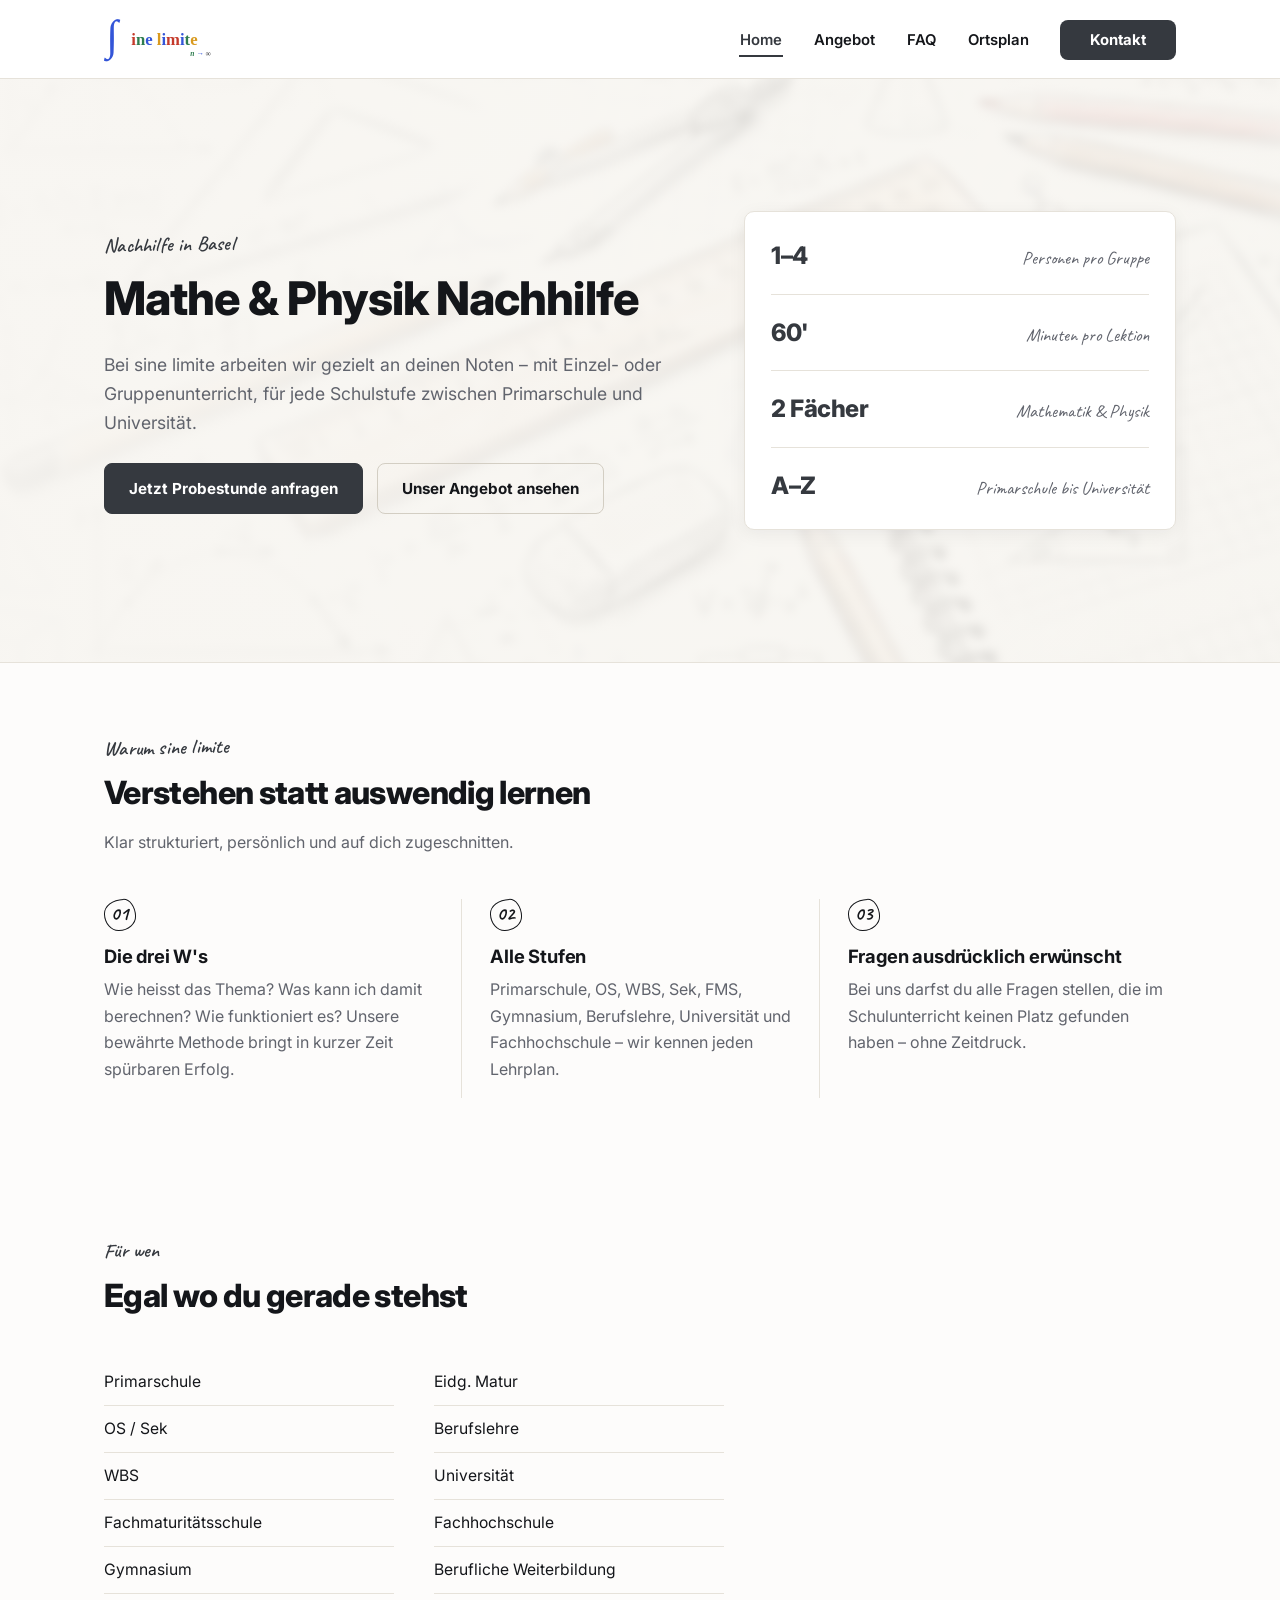
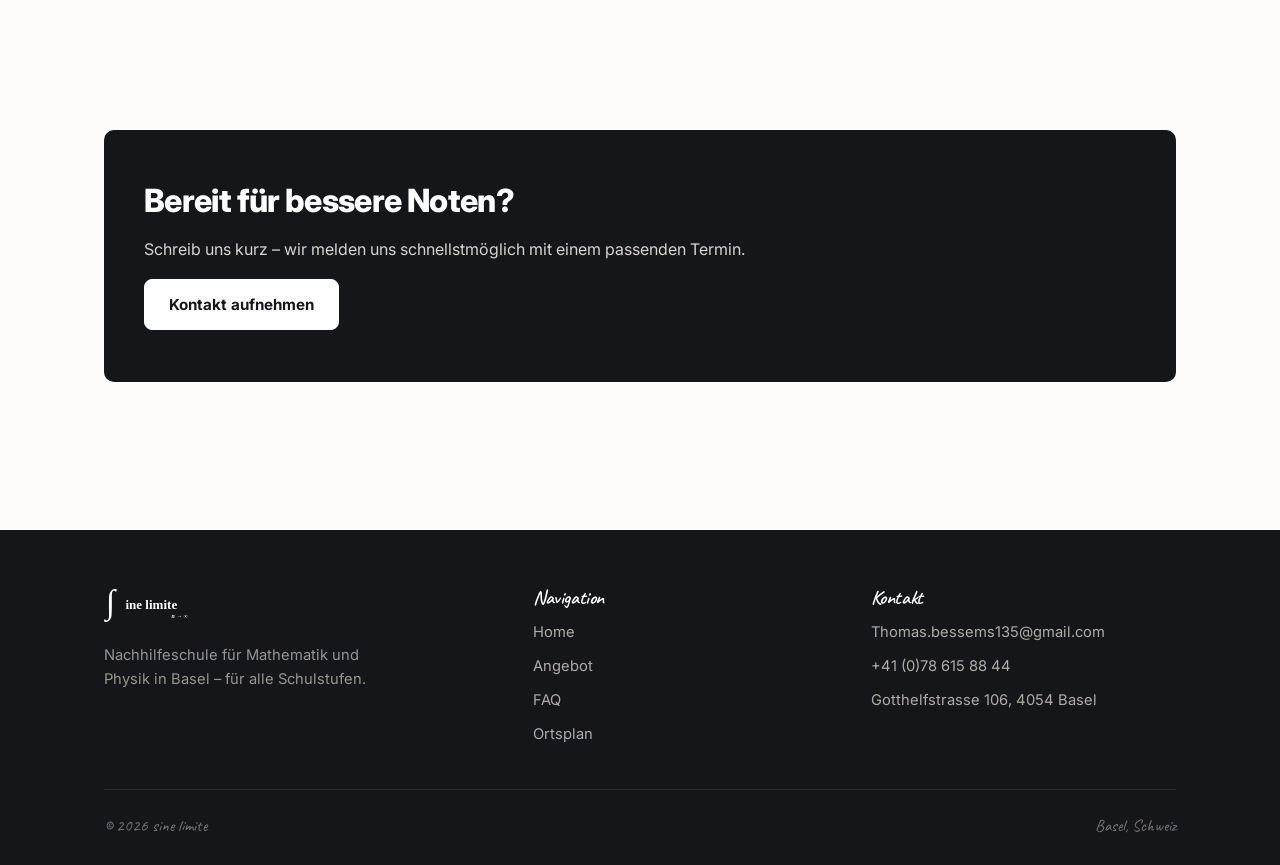
<file: index.html>
<!DOCTYPE html>
<html lang="de">
<head>
<meta charset="UTF-8">
<meta name="viewport" content="width=device-width, initial-scale=1.0">
<title>sine limite – Nachhilfe für Mathematik & Physik in Basel</title>
<meta name="description" content="sine limite ist die Nachhilfeschule für Mathematik und Physik in Basel – für alle Schulstufen, von der Primarschule bis zur Universität.">
<link rel="icon" type="image/svg+xml" href="img/favicon.svg">
<link rel="preconnect" href="https://fonts.googleapis.com">
<link rel="preconnect" href="https://fonts.gstatic.com" crossorigin>
<link href="https://fonts.googleapis.com/css2?family=Caveat:wght@500;600;700&family=Inter:wght@400;500;600;700;800&display=swap" rel="stylesheet">
<link rel="stylesheet" href="css/style.css">
</head>
<body>

<header class="site-header">
  <nav class="nav">
    <a class="brand" href="/" aria-label="sine limite – Startseite">
      <img src="img/logo.svg" alt="sine limite">
    </a>
    <button class="nav-toggle" aria-label="Menü öffnen" aria-expanded="false"><span></span></button>
    <ul class="nav-links">
      <li><a href="/" aria-current="page">Home</a></li>
      <li><a href="/angebot">Angebot</a></li>
      <li><a href="/faq">FAQ</a></li>
      <li><a href="/ortsplan">Ortsplan</a></li>
      <li><a class="nav-cta" href="/kontakt">Kontakt</a></li>
    </ul>
  </nav>
</header>

<main>

  <section class="hero">
    <div class="container">
      <div>
        <span class="eyebrow">Nachhilfe in Basel</span>
        <h1>Mathe & Physik Nachhilfe</h1>
        <p class="muted" style="font-size:1.1rem;">
          Bei sine limite arbeiten wir gezielt an deinen Noten – mit Einzel- oder
          Gruppenunterricht, für jede Schulstufe zwischen Primarschule und Universität.
        </p>
        <div class="hero-actions">
          <a class="btn btn-primary" href="/kontakt">Jetzt Probestunde anfragen</a>
          <a class="btn btn-outline" href="/angebot">Unser Angebot ansehen</a>
        </div>
      </div>
      <div class="fact-strip">
        <div class="fact-row">
          <span class="num">1–4</span>
          <span class="label">Personen pro Gruppe</span>
        </div>
        <div class="fact-row">
          <span class="num">60'</span>
          <span class="label">Minuten pro Lektion</span>
        </div>
        <div class="fact-row">
          <span class="num">2 Fächer</span>
          <span class="label">Mathematik & Physik</span>
        </div>
        <div class="fact-row">
          <span class="num">A–Z</span>
          <span class="label">Primarschule bis Universität</span>
        </div>
      </div>
    </div>
  </section>

  <section>
    <div class="container">
      <div class="section-head">
        <span class="eyebrow">Warum sine limite</span>
        <h2>Verstehen statt auswendig lernen</h2>
        <p class="muted">Klar strukturiert, persönlich und auf dich zugeschnitten.</p>
      </div>
      <div class="grid grid-3">
        <div class="feature">
          <span class="num">01</span>
          <h3>Die drei W's</h3>
          <p class="muted">Wie heisst das Thema? Was kann ich damit berechnen? Wie funktioniert es? Unsere bewährte Methode bringt in kurzer Zeit spürbaren Erfolg.</p>
        </div>
        <div class="feature">
          <span class="num">02</span>
          <h3>Alle Stufen</h3>
          <p class="muted">Primarschule, OS, WBS, Sek, FMS, Gymnasium, Berufslehre, Universität und Fachhochschule – wir kennen jeden Lehrplan.</p>
        </div>
        <div class="feature">
          <span class="num">03</span>
          <h3>Fragen ausdrücklich erwünscht</h3>
          <p class="muted">Bei uns darfst du alle Fragen stellen, die im Schulunterricht keinen Platz gefunden haben – ohne Zeitdruck.</p>
        </div>
      </div>
    </div>
  </section>

  <section class="section-alt">
    <div class="container">
      <div class="section-head center">
        <span class="eyebrow">Für wen</span>
        <h2>Egal wo du gerade stehst</h2>
      </div>
      <ul class="plain-list">
        <li>Primarschule</li>
        <li>OS / Sek</li>
        <li>WBS</li>
        <li>Fachmaturitätsschule</li>
        <li>Gymnasium</li>
        <li>Eidg. Matur</li>
        <li>Berufslehre</li>
        <li>Universität</li>
        <li>Fachhochschule</li>
        <li>Berufliche Weiterbildung</li>
      </ul>
    </div>
  </section>

  <section>
    <div class="container">
      <div class="cta-band">
        <h2>Bereit für bessere Noten?</h2>
        <p>Schreib uns kurz – wir melden uns schnellstmöglich mit einem passenden Termin.</p>
        <a class="btn btn-light" href="/kontakt">Kontakt aufnehmen</a>
      </div>
    </div>
  </section>

</main>

<footer class="site-footer">
  <div class="container">
    <div class="footer-top">
      <div class="footer-brand">
        <img src="img/logo.svg" alt="sine limite">
        <p style="color:#99958b; font-size:0.92rem; max-width:32ch;">Nachhilfeschule für Mathematik und Physik in Basel – für alle Schulstufen.</p>
      </div>
      <div>
        <h4>Navigation</h4>
        <a href="/">Home</a>
        <a href="/angebot">Angebot</a>
        <a href="/faq">FAQ</a>
        <a href="/ortsplan">Ortsplan</a>
      </div>
      <div>
        <h4>Kontakt</h4>
        <a href="mailto:Thomas.bessems135@gmail.com">Thomas.bessems135@gmail.com</a>
        <a href="tel:+41786158844">+41 (0)78 615 88 44</a>
        <a href="/kontakt">Gotthelfstrasse 106, 4054 Basel</a>
      </div>
    </div>
    <div class="footer-bottom">
      <span>© 2026 sine limite</span>
      <span>Basel, Schweiz</span>
    </div>
  </div>
</footer>

<script src="js/script.js"></script>
</body>
</html>
</file>
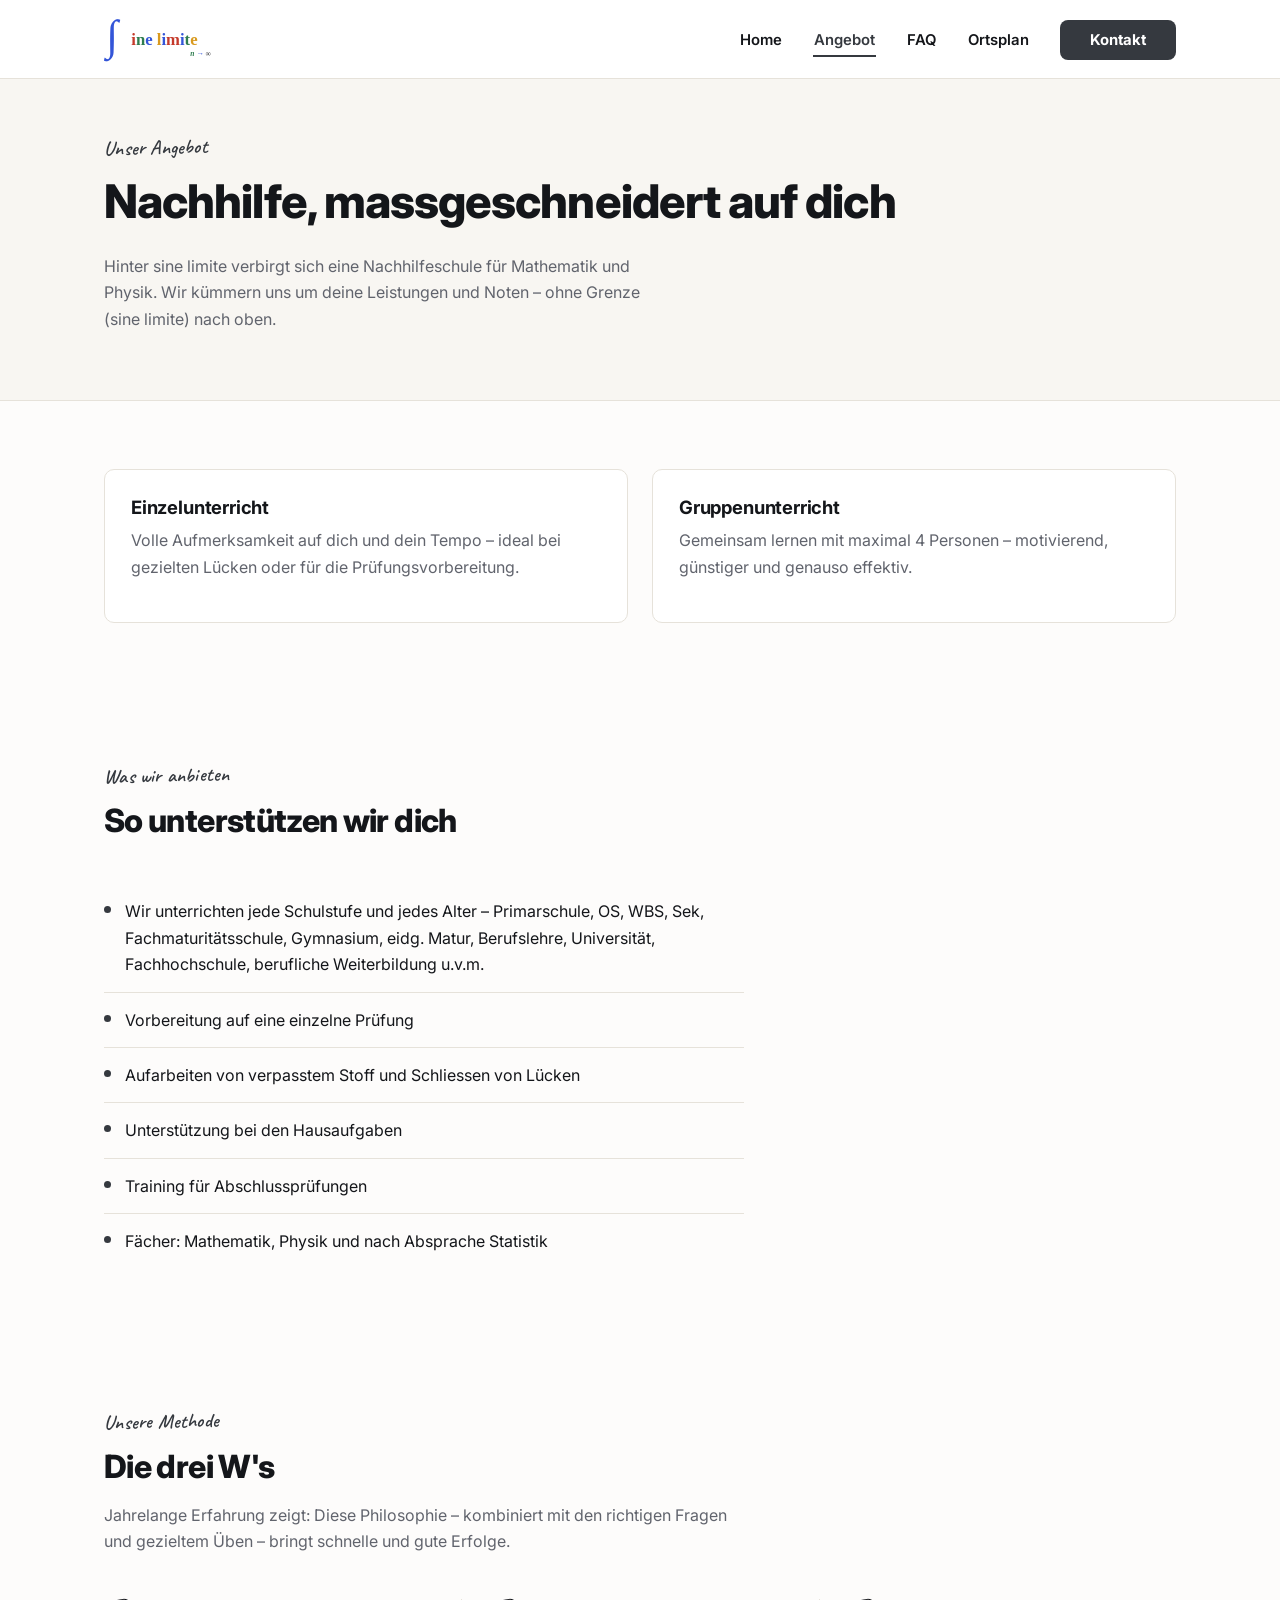
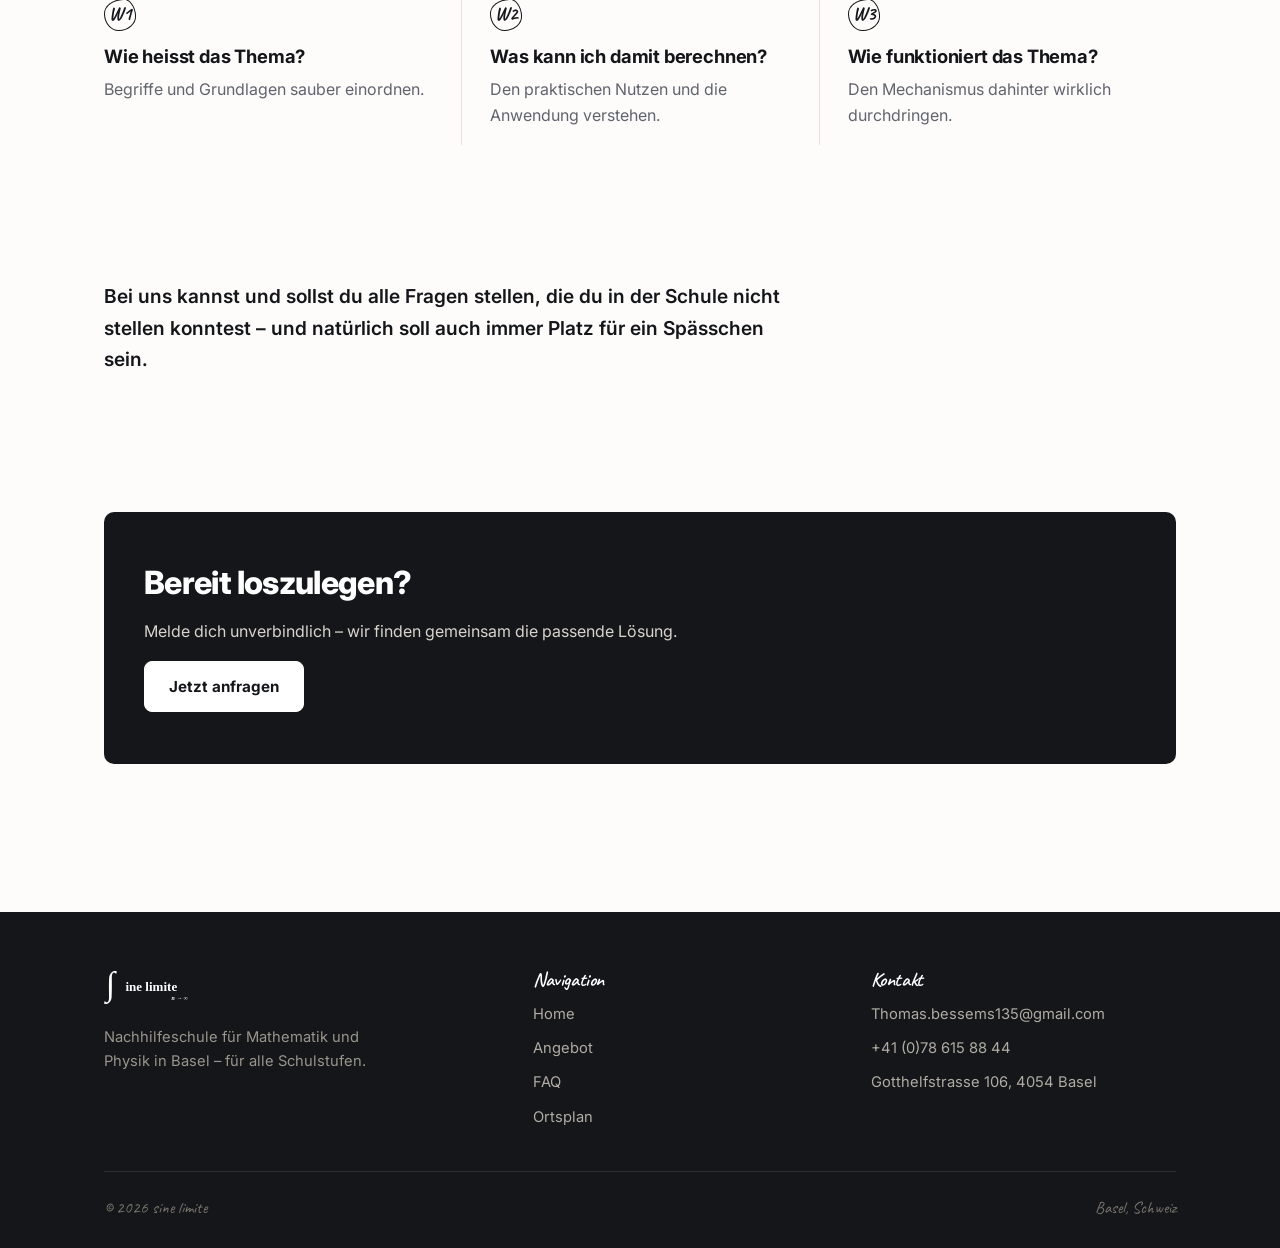
<file: angebot.html>
<!DOCTYPE html>
<html lang="de">
<head>
<meta charset="UTF-8">
<meta name="viewport" content="width=device-width, initial-scale=1.0">
<title>Angebot – sine limite</title>
<meta name="description" content="Einzel- und Gruppenunterricht in Mathematik, Physik und Statistik – für jede Schulstufe und jedes Alter.">
<link rel="icon" type="image/svg+xml" href="img/favicon.svg">
<link rel="preconnect" href="https://fonts.googleapis.com">
<link rel="preconnect" href="https://fonts.gstatic.com" crossorigin>
<link href="https://fonts.googleapis.com/css2?family=Caveat:wght@500;600;700&family=Inter:wght@400;500;600;700;800&display=swap" rel="stylesheet">
<link rel="stylesheet" href="css/style.css">
</head>
<body>

<header class="site-header">
  <nav class="nav">
    <a class="brand" href="/" aria-label="sine limite – Startseite">
      <img src="img/logo.svg" alt="sine limite">
    </a>
    <button class="nav-toggle" aria-label="Menü öffnen" aria-expanded="false"><span></span></button>
    <ul class="nav-links">
      <li><a href="/">Home</a></li>
      <li><a href="/angebot" aria-current="page">Angebot</a></li>
      <li><a href="/faq">FAQ</a></li>
      <li><a href="/ortsplan">Ortsplan</a></li>
      <li><a class="nav-cta" href="/kontakt">Kontakt</a></li>
    </ul>
  </nav>
</header>

<main>

  <div class="page-header">
    <div class="container">
      <span class="eyebrow">Unser Angebot</span>
      <h1>Nachhilfe, massgeschneidert auf dich</h1>
      <p class="muted" style="max-width:56ch;">Hinter sine limite verbirgt sich eine Nachhilfeschule für Mathematik und Physik. Wir kümmern uns um deine Leistungen und Noten – ohne Grenze (sine limite) nach oben.</p>
    </div>
  </div>

  <section>
    <div class="container">
      <div class="grid grid-2" style="gap:24px;">
        <div class="card">
          <h3>Einzelunterricht</h3>
          <p class="muted">Volle Aufmerksamkeit auf dich und dein Tempo – ideal bei gezielten Lücken oder für die Prüfungsvorbereitung.</p>
        </div>
        <div class="card">
          <h3>Gruppenunterricht</h3>
          <p class="muted">Gemeinsam lernen mit maximal 4 Personen – motivierend, günstiger und genauso effektiv.</p>
        </div>
      </div>
    </div>
  </section>

  <section class="section-alt">
    <div class="container">
      <div class="section-head">
        <span class="eyebrow">Was wir anbieten</span>
        <h2>So unterstützen wir dich</h2>
      </div>
      <ul class="check-list" style="max-width:640px; margin:0;">
        <li>Wir unterrichten jede Schulstufe und jedes Alter – Primarschule, OS, WBS, Sek, Fachmaturitätsschule, Gymnasium, eidg. Matur, Berufslehre, Universität, Fachhochschule, berufliche Weiterbildung u.v.m.</li>
        <li>Vorbereitung auf eine einzelne Prüfung</li>
        <li>Aufarbeiten von verpasstem Stoff und Schliessen von Lücken</li>
        <li>Unterstützung bei den Hausaufgaben</li>
        <li>Training für Abschlussprüfungen</li>
        <li>Fächer: Mathematik, Physik und nach Absprache Statistik</li>
      </ul>
    </div>
  </section>

  <section>
    <div class="container">
      <div class="section-head">
        <span class="eyebrow">Unsere Methode</span>
        <h2>Die drei W's</h2>
        <p class="muted">Jahrelange Erfahrung zeigt: Diese Philosophie – kombiniert mit den richtigen Fragen und gezieltem Üben – bringt schnelle und gute Erfolge.</p>
      </div>
      <div class="grid grid-3">
        <div class="feature">
          <span class="num">W1</span>
          <h3>Wie heisst das Thema?</h3>
          <p class="muted">Begriffe und Grundlagen sauber einordnen.</p>
        </div>
        <div class="feature">
          <span class="num">W2</span>
          <h3>Was kann ich damit berechnen?</h3>
          <p class="muted">Den praktischen Nutzen und die Anwendung verstehen.</p>
        </div>
        <div class="feature">
          <span class="num">W3</span>
          <h3>Wie funktioniert das Thema?</h3>
          <p class="muted">Den Mechanismus dahinter wirklich durchdringen.</p>
        </div>
      </div>
    </div>
  </section>

  <section class="section-alt">
    <div class="container">
      <p style="font-size:1.2rem; font-weight:600; color:var(--ink); max-width:52ch; margin:0;">
        Bei uns kannst und sollst du alle Fragen stellen, die du in der Schule nicht stellen konntest – und natürlich soll auch immer Platz für ein Spässchen sein.
      </p>
    </div>
  </section>

  <section>
    <div class="container">
      <div class="cta-band">
        <h2>Bereit loszulegen?</h2>
        <p>Melde dich unverbindlich – wir finden gemeinsam die passende Lösung.</p>
        <a class="btn btn-light" href="/kontakt">Jetzt anfragen</a>
      </div>
    </div>
  </section>

</main>

<footer class="site-footer">
  <div class="container">
    <div class="footer-top">
      <div class="footer-brand">
        <img src="img/logo.svg" alt="sine limite">
        <p style="color:#99958b; font-size:0.92rem; max-width:32ch;">Nachhilfeschule für Mathematik und Physik in Basel – für alle Schulstufen.</p>
      </div>
      <div>
        <h4>Navigation</h4>
        <a href="/">Home</a>
        <a href="/angebot">Angebot</a>
        <a href="/faq">FAQ</a>
        <a href="/ortsplan">Ortsplan</a>
      </div>
      <div>
        <h4>Kontakt</h4>
        <a href="mailto:Thomas.bessems135@gmail.com">Thomas.bessems135@gmail.com</a>
        <a href="tel:+41786158844">+41 (0)78 615 88 44</a>
        <a href="/kontakt">Gotthelfstrasse 106, 4054 Basel</a>
      </div>
    </div>
    <div class="footer-bottom">
      <span>© 2026 sine limite</span>
      <span>Basel, Schweiz</span>
    </div>
  </div>
</footer>

<script src="js/script.js"></script>
</body>
</html>
</file>
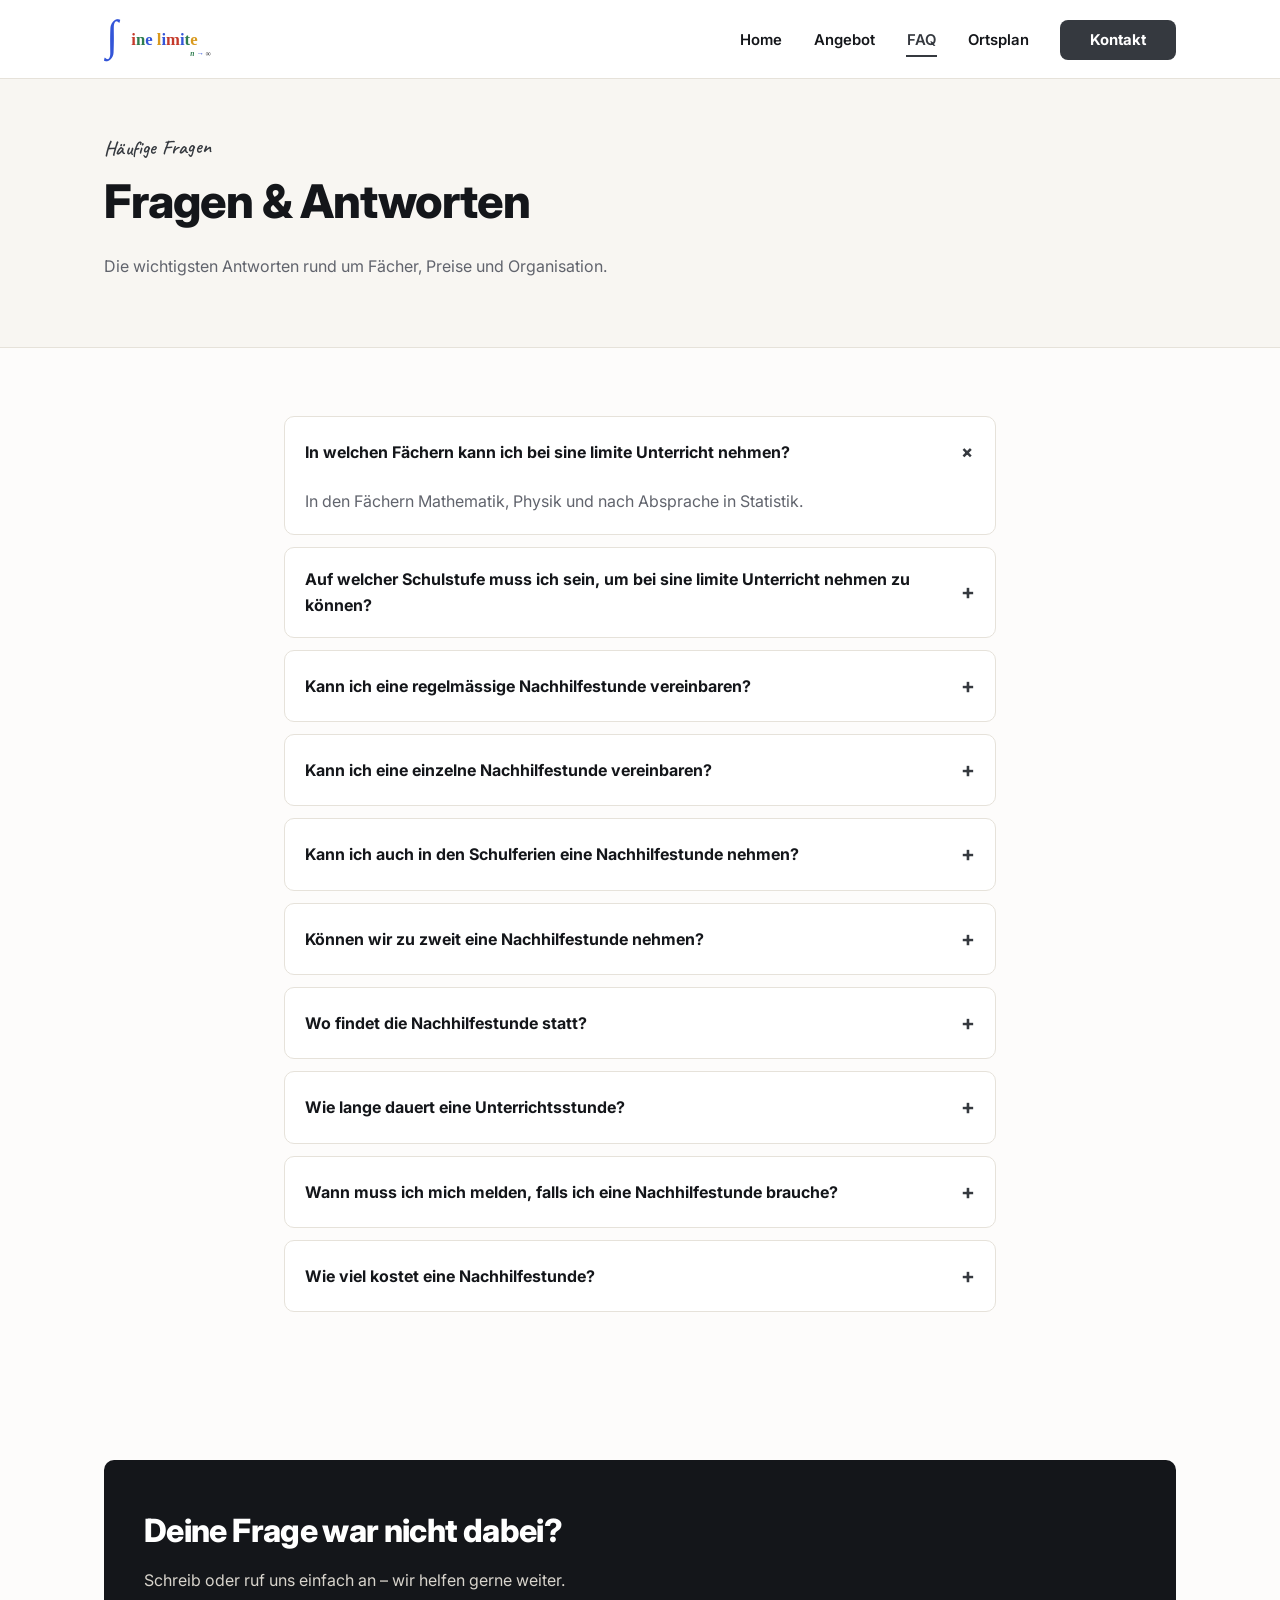
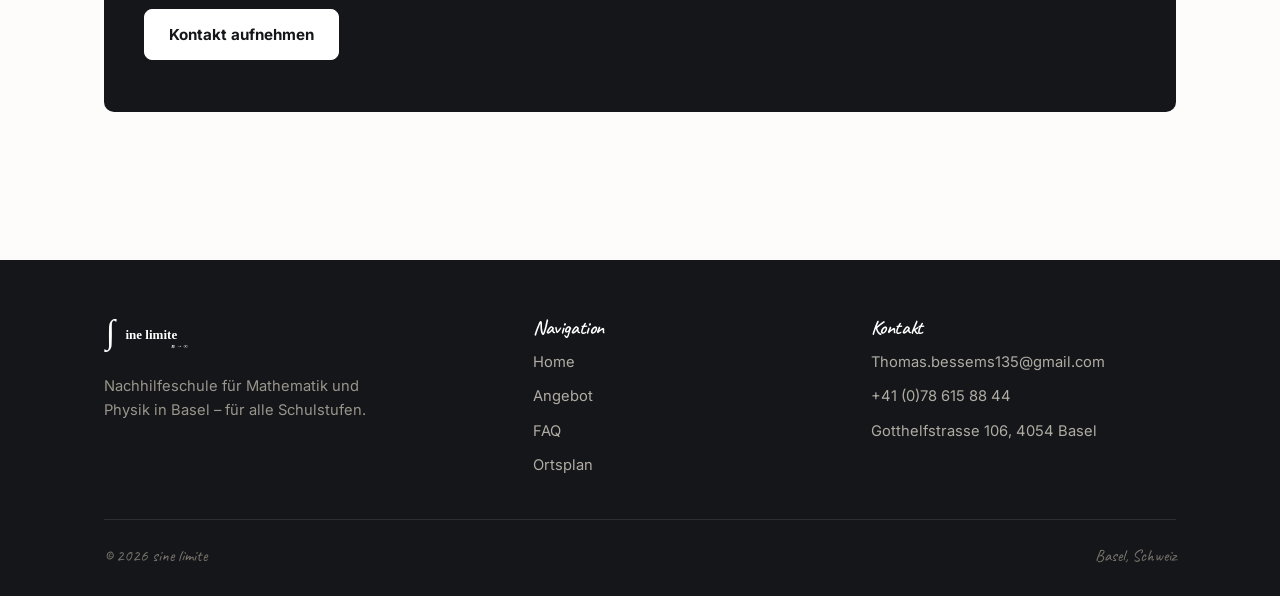
<file: faq.html>
<!DOCTYPE html>
<html lang="de">
<head>
<meta charset="UTF-8">
<meta name="viewport" content="width=device-width, initial-scale=1.0">
<title>FAQ – sine limite</title>
<meta name="description" content="Häufig gestellte Fragen zur Nachhilfe bei sine limite: Fächer, Stufen, Preise und Organisation.">
<link rel="icon" type="image/svg+xml" href="img/favicon.svg">
<link rel="preconnect" href="https://fonts.googleapis.com">
<link rel="preconnect" href="https://fonts.gstatic.com" crossorigin>
<link href="https://fonts.googleapis.com/css2?family=Caveat:wght@500;600;700&family=Inter:wght@400;500;600;700;800&display=swap" rel="stylesheet">
<link rel="stylesheet" href="css/style.css">
</head>
<body>

<header class="site-header">
  <nav class="nav">
    <a class="brand" href="/" aria-label="sine limite – Startseite">
      <img src="img/logo.svg" alt="sine limite">
    </a>
    <button class="nav-toggle" aria-label="Menü öffnen" aria-expanded="false"><span></span></button>
    <ul class="nav-links">
      <li><a href="/">Home</a></li>
      <li><a href="/angebot">Angebot</a></li>
      <li><a href="/faq" aria-current="page">FAQ</a></li>
      <li><a href="/ortsplan">Ortsplan</a></li>
      <li><a class="nav-cta" href="/kontakt">Kontakt</a></li>
    </ul>
  </nav>
</header>

<main>

  <div class="page-header">
    <div class="container">
      <span class="eyebrow">Häufige Fragen</span>
      <h1>Fragen & Antworten</h1>
      <p class="muted">Die wichtigsten Antworten rund um Fächer, Preise und Organisation.</p>
    </div>
  </div>

  <section>
    <div class="container" style="max-width:760px;">

      <details class="faq-item" open>
        <summary>In welchen Fächern kann ich bei sine limite Unterricht nehmen?</summary>
        <div class="faq-body">In den Fächern Mathematik, Physik und nach Absprache in Statistik.</div>
      </details>

      <details class="faq-item">
        <summary>Auf welcher Schulstufe muss ich sein, um bei sine limite Unterricht nehmen zu können?</summary>
        <div class="faq-body">Egal – unser Team betreut alle Schüler/innen zwischen Primarschule und Universität.</div>
      </details>

      <details class="faq-item">
        <summary>Kann ich eine regelmässige Nachhilfestunde vereinbaren?</summary>
        <div class="faq-body">Ja.</div>
      </details>

      <details class="faq-item">
        <summary>Kann ich eine einzelne Nachhilfestunde vereinbaren?</summary>
        <div class="faq-body">Ja.</div>
      </details>

      <details class="faq-item">
        <summary>Kann ich auch in den Schulferien eine Nachhilfestunde nehmen?</summary>
        <div class="faq-body">Ja, nach Absprache.</div>
      </details>

      <details class="faq-item">
        <summary>Können wir zu zweit eine Nachhilfestunde nehmen?</summary>
        <div class="faq-body">Ja, eine Gruppe sollte nicht grösser sein als 4 Personen.</div>
      </details>

      <details class="faq-item">
        <summary>Wo findet die Nachhilfestunde statt?</summary>
        <div class="faq-body">In den Räumen von sine limite. Siehe <a href="/ortsplan">Ortsplan</a>.</div>
      </details>

      <details class="faq-item">
        <summary>Wie lange dauert eine Unterrichtsstunde?</summary>
        <div class="faq-body">60 Minuten.</div>
      </details>

      <details class="faq-item">
        <summary>Wann muss ich mich melden, falls ich eine Nachhilfestunde brauche?</summary>
        <div class="faq-body">Je früher, je besser!</div>
      </details>

      <details class="faq-item">
        <summary>Wie viel kostet eine Nachhilfestunde?</summary>
        <div class="faq-body">
          <table class="pricing-table" style="margin-top:12px;">
            <thead>
              <tr><th>Teilnehmende</th><th>Preis pro Person / Stunde</th></tr>
            </thead>
            <tbody>
              <tr><td>1 Person</td><td>CHF 60.–</td></tr>
              <tr><td>2 Personen</td><td>CHF 40.–</td></tr>
              <tr><td>ab 3 Personen</td><td>CHF 30.–</td></tr>
            </tbody>
          </table>
        </div>
      </details>

    </div>
  </section>

  <section class="section-alt">
    <div class="container">
      <div class="cta-band">
        <h2>Deine Frage war nicht dabei?</h2>
        <p>Schreib oder ruf uns einfach an – wir helfen gerne weiter.</p>
        <a class="btn btn-light" href="/kontakt">Kontakt aufnehmen</a>
      </div>
    </div>
  </section>

</main>

<footer class="site-footer">
  <div class="container">
    <div class="footer-top">
      <div class="footer-brand">
        <img src="img/logo.svg" alt="sine limite">
        <p style="color:#99958b; font-size:0.92rem; max-width:32ch;">Nachhilfeschule für Mathematik und Physik in Basel – für alle Schulstufen.</p>
      </div>
      <div>
        <h4>Navigation</h4>
        <a href="/">Home</a>
        <a href="/angebot">Angebot</a>
        <a href="/faq">FAQ</a>
        <a href="/ortsplan">Ortsplan</a>
      </div>
      <div>
        <h4>Kontakt</h4>
        <a href="mailto:Thomas.bessems135@gmail.com">Thomas.bessems135@gmail.com</a>
        <a href="tel:+41786158844">+41 (0)78 615 88 44</a>
        <a href="/kontakt">Gotthelfstrasse 106, 4054 Basel</a>
      </div>
    </div>
    <div class="footer-bottom">
      <span>© 2026 sine limite</span>
      <span>Basel, Schweiz</span>
    </div>
  </div>
</footer>

<script src="js/script.js"></script>
</body>
</html>
</file>
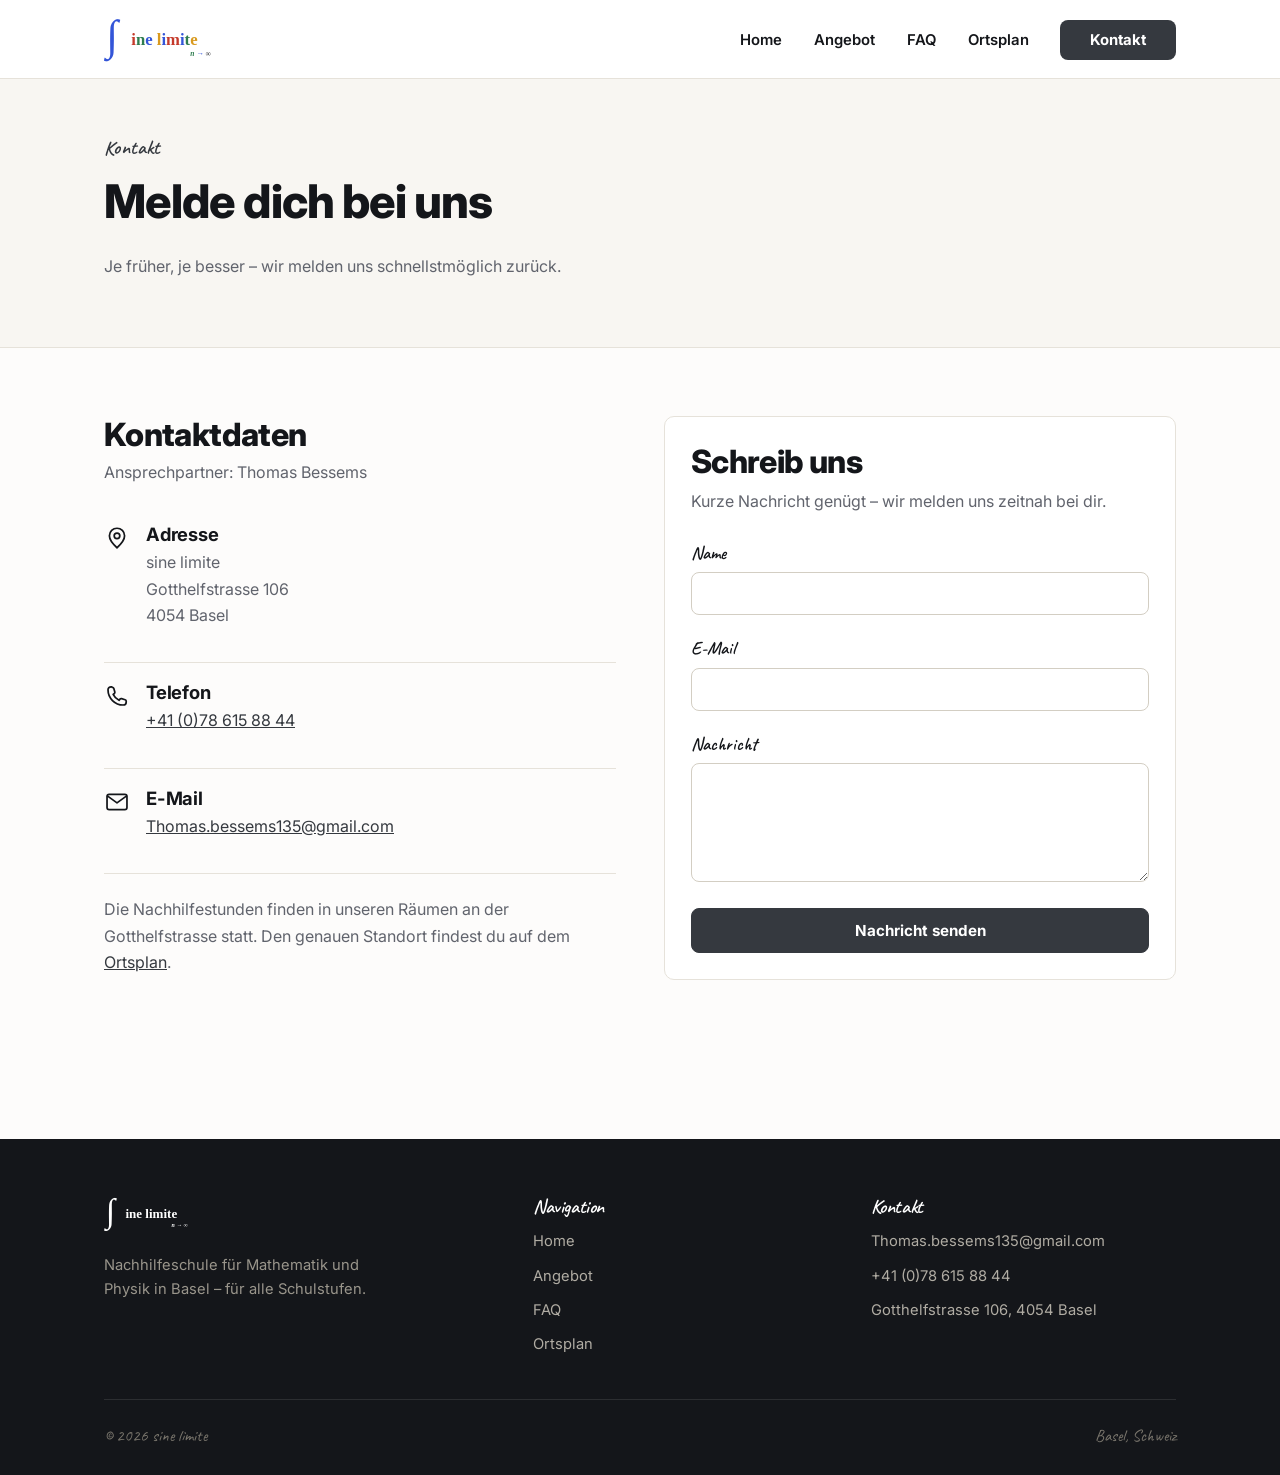
<file: kontakt.html>
<!DOCTYPE html>
<html lang="de">
<head>
<meta charset="UTF-8">
<meta name="viewport" content="width=device-width, initial-scale=1.0">
<title>Kontakt – sine limite</title>
<meta name="description" content="Kontaktiere sine limite in Basel für Nachhilfe in Mathematik und Physik.">
<link rel="icon" type="image/svg+xml" href="img/favicon.svg">
<link rel="preconnect" href="https://fonts.googleapis.com">
<link rel="preconnect" href="https://fonts.gstatic.com" crossorigin>
<link href="https://fonts.googleapis.com/css2?family=Caveat:wght@500;600;700&family=Inter:wght@400;500;600;700;800&display=swap" rel="stylesheet">
<link rel="stylesheet" href="css/style.css">
</head>
<body>

<header class="site-header">
  <nav class="nav">
    <a class="brand" href="/" aria-label="sine limite – Startseite">
      <img src="img/logo.svg" alt="sine limite">
    </a>
    <button class="nav-toggle" aria-label="Menü öffnen" aria-expanded="false"><span></span></button>
    <ul class="nav-links">
      <li><a href="/">Home</a></li>
      <li><a href="/angebot">Angebot</a></li>
      <li><a href="/faq">FAQ</a></li>
      <li><a href="/ortsplan">Ortsplan</a></li>
      <li><a class="nav-cta" href="/kontakt" aria-current="page">Kontakt</a></li>
    </ul>
  </nav>
</header>

<main>

  <div class="page-header">
    <div class="container">
      <span class="eyebrow">Kontakt</span>
      <h1>Melde dich bei uns</h1>
      <p class="muted">Je früher, je besser – wir melden uns schnellstmöglich zurück.</p>
    </div>
  </div>

  <section>
    <div class="container">
      <div class="contact-grid">

        <div>
          <h2 style="margin-bottom:4px;">Kontaktdaten</h2>
          <p class="muted" style="margin-bottom:20px;">Ansprechpartner: Thomas Bessems</p>

          <div class="contact-info-item">
            <div class="card-icon" aria-hidden="true">
              <svg viewBox="0 0 24 24" fill="none" stroke="currentColor" stroke-width="1.6" stroke-linecap="round" stroke-linejoin="round">
                <path d="M12 21s7-6.2 7-11a7 7 0 1 0-14 0c0 4.8 7 11 7 11Z"/>
                <circle cx="12" cy="10" r="2.6"/>
              </svg>
            </div>
            <div>
              <h3 style="margin-bottom:4px;">Adresse</h3>
              <p class="muted">sine limite<br>Gotthelfstrasse 106<br>4054 Basel</p>
            </div>
          </div>

          <div class="contact-info-item">
            <div class="card-icon" aria-hidden="true">
              <svg viewBox="0 0 24 24" fill="none" stroke="currentColor" stroke-width="1.6" stroke-linecap="round" stroke-linejoin="round">
                <path d="M7.2 3.5h-.7A2.8 2.8 0 0 0 3.7 6.3c0 7.7 6.3 14 14 14a2.8 2.8 0 0 0 2.8-2.8v-.7a1.4 1.4 0 0 0-1-1.35l-3.3-1a1.4 1.4 0 0 0-1.45.45l-.9 1.1a11.4 11.4 0 0 1-5.4-5.4l1.1-.9a1.4 1.4 0 0 0 .45-1.45l-1-3.3a1.4 1.4 0 0 0-1.35-1Z"/>
              </svg>
            </div>
            <div>
              <h3 style="margin-bottom:4px;">Telefon</h3>
              <p class="muted"><a href="tel:+41786158844">+41 (0)78 615 88 44</a></p>
            </div>
          </div>

          <div class="contact-info-item">
            <div class="card-icon" aria-hidden="true">
              <svg viewBox="0 0 24 24" fill="none" stroke="currentColor" stroke-width="1.6" stroke-linecap="round" stroke-linejoin="round">
                <rect x="2.8" y="5" width="18.4" height="14" rx="2"/>
                <path d="m3.4 6.6 8.6 6.2 8.6-6.2"/>
              </svg>
            </div>
            <div>
              <h3 style="margin-bottom:4px;">E-Mail</h3>
              <p class="muted"><a href="mailto:Thomas.bessems135@gmail.com">Thomas.bessems135@gmail.com</a></p>
            </div>
          </div>

          <p class="muted" style="margin-top:22px;">Die Nachhilfestunden finden in unseren Räumen an der Gotthelfstrasse statt. Den genauen Standort findest du auf dem <a href="/ortsplan">Ortsplan</a>.</p>
        </div>

        <div class="card">
          <h2 style="margin-bottom:6px;">Schreib uns</h2>
          <p class="muted" style="margin-bottom:24px;">Kurze Nachricht genügt – wir melden uns zeitnah bei dir.</p>

          <form action="mailto:Thomas.bessems135@gmail.com" method="post" enctype="text/plain">
            <div class="form-field">
              <label for="name">Name</label>
              <input type="text" id="name" name="Name" required>
            </div>
            <div class="form-field">
              <label for="email">E-Mail</label>
              <input type="email" id="email" name="E-Mail" required>
            </div>
            <div class="form-field">
              <label for="nachricht">Nachricht</label>
              <textarea id="nachricht" name="Nachricht" rows="5" required></textarea>
            </div>
            <button type="submit" class="btn btn-primary" style="width:100%;">Nachricht senden</button>
          </form>
        </div>

      </div>
    </div>
  </section>

</main>

<footer class="site-footer">
  <div class="container">
    <div class="footer-top">
      <div class="footer-brand">
        <img src="img/logo.svg" alt="sine limite">
        <p style="color:#99958b; font-size:0.92rem; max-width:32ch;">Nachhilfeschule für Mathematik und Physik in Basel – für alle Schulstufen.</p>
      </div>
      <div>
        <h4>Navigation</h4>
        <a href="/">Home</a>
        <a href="/angebot">Angebot</a>
        <a href="/faq">FAQ</a>
        <a href="/ortsplan">Ortsplan</a>
      </div>
      <div>
        <h4>Kontakt</h4>
        <a href="mailto:Thomas.bessems135@gmail.com">Thomas.bessems135@gmail.com</a>
        <a href="tel:+41786158844">+41 (0)78 615 88 44</a>
        <a href="/kontakt">Gotthelfstrasse 106, 4054 Basel</a>
      </div>
    </div>
    <div class="footer-bottom">
      <span>© 2026 sine limite</span>
      <span>Basel, Schweiz</span>
    </div>
  </div>
</footer>

<script src="js/script.js"></script>
</body>
</html>
</file>
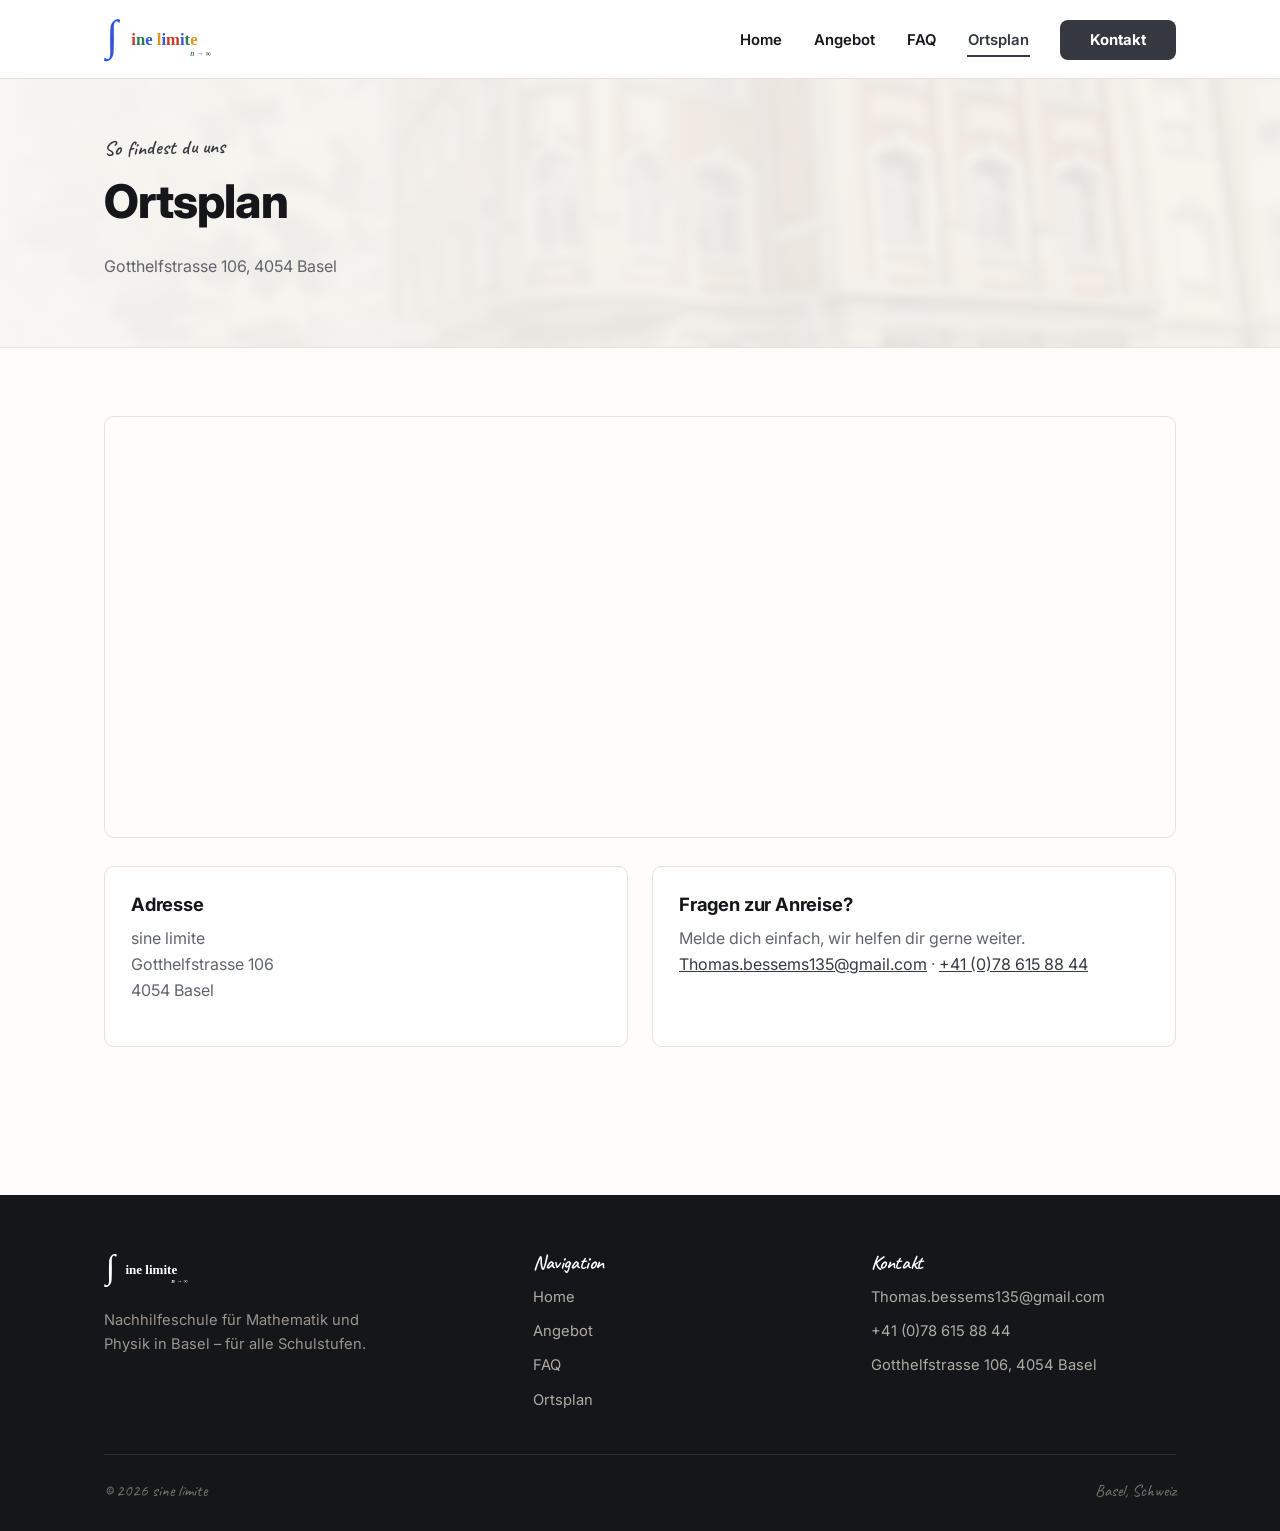
<file: ortsplan.html>
<!DOCTYPE html>
<html lang="de">
<head>
<meta charset="UTF-8">
<meta name="viewport" content="width=device-width, initial-scale=1.0">
<title>Ortsplan – sine limite</title>
<meta name="description" content="So findest du sine limite an der Gotthelfstrasse 106 in Basel.">
<link rel="icon" type="image/svg+xml" href="img/favicon.svg">
<link rel="preconnect" href="https://fonts.googleapis.com">
<link rel="preconnect" href="https://fonts.gstatic.com" crossorigin>
<link href="https://fonts.googleapis.com/css2?family=Caveat:wght@500;600;700&family=Inter:wght@400;500;600;700;800&display=swap" rel="stylesheet">
<link rel="stylesheet" href="css/style.css">
</head>
<body>

<header class="site-header">
  <nav class="nav">
    <a class="brand" href="/" aria-label="sine limite – Startseite">
      <img src="img/logo.svg" alt="sine limite">
    </a>
    <button class="nav-toggle" aria-label="Menü öffnen" aria-expanded="false"><span></span></button>
    <ul class="nav-links">
      <li><a href="/">Home</a></li>
      <li><a href="/angebot">Angebot</a></li>
      <li><a href="/faq">FAQ</a></li>
      <li><a href="/ortsplan" aria-current="page">Ortsplan</a></li>
      <li><a class="nav-cta" href="/kontakt">Kontakt</a></li>
    </ul>
  </nav>
</header>

<main>

  <div class="page-header page-header-photo">
    <div class="container">
      <span class="eyebrow">So findest du uns</span>
      <h1>Ortsplan</h1>
      <p class="muted">Gotthelfstrasse 106, 4054 Basel</p>
    </div>
  </div>

  <section>
    <div class="container">
      <div class="map-frame">
        <iframe
          src="https://www.google.com/maps?q=Gotthelfstrasse+106,+4054+Basel&output=embed"
          loading="lazy"
          referrerpolicy="no-referrer-when-downgrade"
          title="Standort sine limite auf der Karte">
        </iframe>
      </div>

      <div class="grid grid-2" style="margin-top:28px; gap:24px;">
        <div class="card">
          <h3>Adresse</h3>
          <p class="muted">sine limite<br>Gotthelfstrasse 106<br>4054 Basel</p>
        </div>
        <div class="card">
          <h3>Fragen zur Anreise?</h3>
          <p class="muted">Melde dich einfach, wir helfen dir gerne weiter.<br><a href="mailto:Thomas.bessems135@gmail.com">Thomas.bessems135@gmail.com</a> · <a href="tel:+41786158844">+41 (0)78 615 88 44</a></p>
        </div>
      </div>
    </div>
  </section>

</main>

<footer class="site-footer">
  <div class="container">
    <div class="footer-top">
      <div class="footer-brand">
        <img src="img/logo.svg" alt="sine limite">
        <p style="color:#99958b; font-size:0.92rem; max-width:32ch;">Nachhilfeschule für Mathematik und Physik in Basel – für alle Schulstufen.</p>
      </div>
      <div>
        <h4>Navigation</h4>
        <a href="/">Home</a>
        <a href="/angebot">Angebot</a>
        <a href="/faq">FAQ</a>
        <a href="/ortsplan">Ortsplan</a>
      </div>
      <div>
        <h4>Kontakt</h4>
        <a href="mailto:Thomas.bessems135@gmail.com">Thomas.bessems135@gmail.com</a>
        <a href="tel:+41786158844">+41 (0)78 615 88 44</a>
        <a href="/kontakt">Gotthelfstrasse 106, 4054 Basel</a>
      </div>
    </div>
    <div class="footer-bottom">
      <span>© 2026 sine limite</span>
      <span>Basel, Schweiz</span>
    </div>
  </div>
</footer>

<script src="js/script.js"></script>
</body>
</html>
</file>
<file: css/style.css>
/* ==========================================================================
   sine limite — Nachhilfe Basel
   ========================================================================== */

:root {
  --ink: #14161a;
  --ink-soft: #61646d;
  /* Papierweiss und Beige liegen bewusst dicht beieinander, damit der
     Wechsel zwischen den Abschnitten kaum auffällt. */
  --bg: #fdfcfb;
  --bg-alt: #f8f6f2;
  --rule: #e6e2da;
  --rule-strong: #d3cec3;

  /* Graphit-Palette (Bleistift) — bewusst ohne Blauanteil */
  --blue: #35393f;
  --blue-dark: #14161a;
  --blue-tint: #f0ede7;

  --max-width: 1120px;
  --radius: 10px;
  --shadow: 0 4px 18px rgba(20, 22, 26, 0.06);

  --font: "Inter", -apple-system, "Segoe UI", Helvetica, Arial, sans-serif;
  --font-hand: "Caveat", "Segoe Print", "Bradley Hand", cursive;
}

* { box-sizing: border-box; }
html { scroll-behavior: smooth; }

body {
  margin: 0;
  font-family: var(--font);
  color: var(--ink);
  background: var(--bg);
  line-height: 1.65;
  -webkit-font-smoothing: antialiased;
}

h1, h2, h3, h4 {
  font-family: var(--font);
  color: var(--ink);
  line-height: 1.2;
  margin: 0 0 0.5em;
  font-weight: 800;
  letter-spacing: -0.02em;
}

h1 { font-size: clamp(2rem, 4vw, 2.9rem); }
h2 { font-size: clamp(1.5rem, 2.6vw, 2rem); }
h3 { font-size: 1.15rem; font-weight: 700; letter-spacing: -0.01em; }

p { margin: 0 0 1em; color: var(--ink); }
.muted { color: var(--ink-soft); }

a { color: var(--blue); }

.container {
  max-width: var(--max-width);
  margin: 0 auto;
  padding: 0 24px;
}

/* ---------- Brand / logo ---------- */

.brand {
  display: flex;
  align-items: center;
  text-decoration: none;
}

.brand img {
  height: 46px;
  width: auto;
  display: block;
}

/* ---------- Header / Nav ---------- */

.site-header {
  position: sticky;
  top: 0;
  z-index: 50;
  background: rgba(255, 255, 255, 0.9);
  backdrop-filter: blur(8px);
  border-bottom: 1px solid var(--rule);
}

.nav {
  position: relative;
  display: flex;
  align-items: center;
  justify-content: space-between;
  padding: 16px 24px;
  max-width: var(--max-width);
  margin: 0 auto;
}

.nav-links {
  display: flex;
  align-items: center;
  gap: 30px;
  list-style: none;
  margin: 0;
  padding: 0;
}

.nav-links a {
  text-decoration: none;
  color: var(--ink);
  font-weight: 600;
  font-size: 0.93rem;
  padding: 6px 1px;
  border-bottom: 2px solid transparent;
  transition: color 0.15s ease, border-color 0.15s ease;
}

.nav-links a:hover,
.nav-links a[aria-current="page"] {
  color: var(--blue);
  border-bottom-color: var(--blue);
}

.nav-links a.nav-cta {
  background: var(--blue);
  color: #fff;
  padding: 11px 30px;
  border-radius: 8px;
  border-bottom: none;
  font-weight: 700;
}
.nav-links a.nav-cta:hover { background: var(--blue-dark); }

.nav-toggle {
  display: none;
  background: none;
  border: 1px solid var(--rule-strong);
  border-radius: 8px;
  padding: 8px 10px;
  cursor: pointer;
}

.nav-toggle span,
.nav-toggle::before,
.nav-toggle::after {
  content: "";
  display: block;
  width: 20px;
  height: 2px;
  background: var(--ink);
  margin: 4px 0;
}

/* ---------- Buttons ---------- */

.btn {
  display: inline-block;
  padding: 12px 24px;
  text-decoration: none;
  font-weight: 700;
  font-size: 0.95rem;
  transition: background 0.15s ease, color 0.15s ease, border-color 0.15s ease, transform 0.15s ease;
  border: 1.5px solid transparent;
  cursor: pointer;
  font-family: var(--font);
  border-radius: 8px;
}

.btn-primary {
  background: var(--blue);
  border-color: var(--blue);
  color: #fff;
}
.btn-primary:hover {
  background: var(--blue-dark);
  border-color: var(--blue-dark);
}

.btn-outline {
  background: transparent;
  color: var(--ink);
  border-color: var(--rule-strong);
}
.btn-outline:hover {
  border-color: var(--ink);
  background: var(--bg-alt);
}

.btn-light {
  background: #fff;
  color: var(--blue-dark);
  border-color: #fff;
}
.btn-light:hover { background: var(--blue-tint); }

/* ---------- Hero ---------- */

.hero {
  position: relative;
  isolation: isolate;
  border-bottom: 1px solid var(--rule);
  background: var(--bg-alt);
  overflow: hidden;
}

.hero::before {
  content: "";
  position: absolute;
  inset: -30px;
  background: url("../img/hero-bg.jpg") center 42% / cover no-repeat;
  filter: blur(5px);
  opacity: 0.4;
  z-index: -2;
}

.hero::after {
  content: "";
  position: absolute;
  inset: 0;
  background: linear-gradient(100deg, rgba(248, 246, 242, 0.92) 0%, rgba(248, 246, 242, 0.75) 45%, rgba(248, 246, 242, 0.55) 100%);
  z-index: -1;
}

.hero .container {
  position: relative;
  z-index: 1;
  display: grid;
  grid-template-columns: 1.15fr 0.85fr;
  gap: 56px;
  align-items: center;
  padding-top: 64px;
  padding-bottom: 64px;
}

.eyebrow {
  display: inline-block;
  font-family: var(--font-hand);
  font-size: 1.25rem;
  letter-spacing: 0.01em;
  color: var(--blue);
  font-weight: 600;
  margin-bottom: 10px;
  transform: rotate(-1.2deg);
}

.hero-actions {
  display: flex;
  gap: 14px;
  margin-top: 26px;
  flex-wrap: wrap;
}

.fact-strip {
  border: 1px solid var(--rule);
  background: #fff;
  border-radius: var(--radius);
  padding: 6px 26px;
  box-shadow: var(--shadow);
}

.fact-row {
  display: flex;
  justify-content: space-between;
  align-items: baseline;
  padding: 18px 0;
  border-bottom: 1px solid var(--rule);
  gap: 16px;
}
.fact-row:last-child { border-bottom: none; }

.fact-row .num {
  font-size: 1.5rem;
  font-weight: 800;
  letter-spacing: -0.02em;
  color: var(--blue);
  flex-shrink: 0;
}

.fact-row .label {
  font-family: var(--font-hand);
  font-size: 1.15rem;
  line-height: 1.35;
  color: var(--ink-soft);
  text-align: right;
}

/* ---------- Sections ---------- */

section { padding: 68px 0; }

.section-head {
  max-width: 640px;
  margin: 0 0 44px;
}
/* Kept for markup compatibility – alles ist bewusst linksbündig. */
.section-head.center { text-align: left; }

/* Unterhalb des Titelblocks läuft eine einzige durchgehende Fläche –
   die Klasse bleibt im Markup, setzt aber keinen eigenen Grund mehr. */
.section-alt {
  background: transparent;
  border-top: none;
  border-bottom: none;
}

/* ---------- Numbered feature list ---------- */

.grid { display: grid; gap: 0; }
.grid-3 { grid-template-columns: repeat(3, 1fr); }
.grid-2 { grid-template-columns: repeat(2, 1fr); }

.feature {
  padding-left: 28px;
  border-left: 1px solid var(--rule);
}
.feature:first-child { border-left: none; padding-left: 0; }

.feature .num {
  font-family: var(--font-hand);
  font-size: 1.2rem;
  font-weight: 700;
  color: var(--ink);
  background: transparent;
  border: 1.5px solid var(--ink);
  display: inline-flex;
  align-items: center;
  justify-content: center;
  width: 32px;
  height: 32px;
  /* unregelmässiger, mit der Hand gezogener Kreis */
  border-radius: 62% 38% 55% 45% / 45% 55% 45% 55%;
  transform: rotate(-2deg);
  margin-bottom: 14px;
}

/* ---------- Plain cards ---------- */

.card {
  background: #fff;
  border: 1px solid var(--rule);
  border-radius: var(--radius);
  padding: 26px;
}

.card-icon {
  font-size: 1.3rem;
  margin-bottom: 4px;
  line-height: 1;
  color: var(--ink);
}

.card-icon svg {
  width: 26px;
  height: 26px;
  display: block;
  margin-top: 2px;
}

/* ---------- Plain list (school levels etc.) ---------- */

.plain-list {
  columns: 2;
  column-gap: 40px;
  max-width: 620px;
  margin: 0;
  list-style: none;
  padding: 0;
}

.plain-list li {
  padding: 10px 0;
  border-bottom: 1px solid var(--rule);
  break-inside: avoid;
  font-size: 0.98rem;
}

/* ---------- List with checks ---------- */

.check-list {
  list-style: none;
  margin: 0;
  padding: 0;
  display: grid;
  gap: 0;
}

.check-list li {
  display: flex;
  gap: 14px;
  align-items: flex-start;
  padding: 14px 0;
  border-bottom: 1px solid var(--rule);
}
.check-list li:last-child { border-bottom: none; }

.check-list li::before {
  content: "";
  flex-shrink: 0;
  width: 7px;
  height: 7px;
  margin-top: 8px;
  border-radius: 50%;
  background: var(--blue);
}

/* ---------- Pricing table ---------- */

.pricing-table {
  width: 100%;
  border-collapse: collapse;
  background: #fff;
  border-radius: var(--radius);
  overflow: hidden;
  border: 1px solid var(--rule);
}

.pricing-table th,
.pricing-table td {
  padding: 14px 18px;
  text-align: left;
  border-bottom: 1px solid var(--rule);
}

.pricing-table th {
  background: var(--blue);
  color: #fff;
  font-weight: 700;
}

.pricing-table tr:last-child td { border-bottom: none; }

/* ---------- FAQ accordion ---------- */

.faq-item {
  background: #fff;
  border: 1px solid var(--rule);
  border-radius: var(--radius);
  margin-bottom: 12px;
  overflow: hidden;
}

.faq-item summary {
  cursor: pointer;
  padding: 18px 20px;
  font-weight: 700;
  color: var(--ink);
  list-style: none;
  display: flex;
  justify-content: space-between;
  align-items: center;
  gap: 16px;
}

.faq-item summary::-webkit-details-marker { display: none; }

.faq-item summary::after {
  content: "+";
  font-size: 1.3rem;
  color: var(--blue);
  flex-shrink: 0;
  transition: transform 0.2s ease;
}

.faq-item[open] summary::after { transform: rotate(45deg); }

.faq-item .faq-body {
  padding: 0 20px 20px;
  color: var(--ink-soft);
}

/* ---------- Contact ---------- */

.contact-grid {
  display: grid;
  grid-template-columns: 1fr 1fr;
  gap: 48px;
  align-items: start;
}

.contact-info-item {
  display: flex;
  gap: 16px;
  padding: 18px 0;
  border-bottom: 1px solid var(--rule);
}
.contact-info-item:first-child { padding-top: 0; }

.form-field { margin-bottom: 18px; }

.form-field label {
  display: block;
  font-family: var(--font-hand);
  font-weight: 600;
  font-size: 1.15rem;
  margin-bottom: 4px;
  color: var(--ink);
}

.form-field input,
.form-field select,
.form-field textarea {
  width: 100%;
  padding: 11px 13px;
  border: 1.5px solid var(--rule-strong);
  border-radius: 8px;
  font-family: var(--font);
  font-size: 0.95rem;
  background: #fff;
  color: var(--ink);
}

.form-field input:focus,
.form-field select:focus,
.form-field textarea:focus {
  outline: none;
  border-color: var(--blue);
}

/* ---------- CTA band ---------- */

.cta-band {
  background: var(--blue-dark);
  color: #fff;
  text-align: left;
  padding: 52px 40px;
  border-radius: var(--radius);
}

.cta-band h2 { color: #fff; }
.cta-band p { color: #d8d4cc; }

/* ---------- Map ---------- */

.map-frame {
  border: 1px solid var(--rule);
  border-radius: var(--radius);
  overflow: hidden;
}

.map-frame iframe {
  width: 100%;
  height: 420px;
  border: 0;
  display: block;
}

/* ---------- Riddle page ---------- */

.riddle-card {
  background: #fff;
  border: 1px solid var(--rule);
  border-radius: var(--radius);
  padding: 40px;
}

.riddle-card .eyebrow { margin-bottom: 8px; }

/* ---------- Footer ---------- */

.site-footer {
  background: var(--ink);
  color: #a6a9b3;
  padding: 56px 0 26px;
  margin-top: 80px;
}

.footer-top {
  display: grid;
  grid-template-columns: 1.3fr 1fr 1fr;
  gap: 32px;
  padding-bottom: 32px;
  border-bottom: 1px solid rgba(255,255,255,0.1);
}

.footer-brand img {
  height: 36px;
  width: auto;
  margin-bottom: 14px;
  filter: brightness(0) invert(1);
}

.footer-top h4 {
  color: #fff;
  font-family: var(--font-hand);
  font-size: 1.25rem;
  margin-bottom: 10px;
  font-weight: 600;
}

.footer-top a {
  color: #b0aca3;
  text-decoration: none;
  display: block;
  margin-bottom: 10px;
  font-size: 0.92rem;
  transition: color 0.15s ease;
}

.footer-top a:hover { color: #fff; }

.footer-bottom {
  padding-top: 22px;
  display: flex;
  justify-content: space-between;
  flex-wrap: wrap;
  gap: 10px;
  font-family: var(--font-hand);
  font-size: 1.05rem;
  color: #7a766d;
}

/* ---------- Page header (inner pages) ---------- */

.page-header {
  position: relative;
  background: var(--bg-alt);
  padding: 52px 0;
  border-bottom: 1px solid var(--rule);
  overflow: hidden;
}

.page-header .eyebrow { margin-bottom: 10px; }

.page-header .container { position: relative; z-index: 1; }

.page-header-photo::before {
  content: "";
  position: absolute;
  inset: -30px;
  background: url("../img/ortsplan-bg.jpg") center 38% / cover no-repeat;
  filter: blur(5px);
  opacity: 0.4;
  z-index: 0;
}

.page-header-photo::after {
  content: "";
  position: absolute;
  inset: 0;
  background: linear-gradient(100deg, rgba(248, 246, 242, 0.92) 0%, rgba(248, 246, 242, 0.75) 45%, rgba(248, 246, 242, 0.55) 100%);
  z-index: 0;
}

/* ---------- Responsive ---------- */

@media (max-width: 860px) {
  .hero .container { grid-template-columns: 1fr; padding-top: 40px; padding-bottom: 40px; }
  .grid-3 { grid-template-columns: 1fr; }
  .feature { border-left: none; padding-left: 0; border-top: 1px solid var(--rule); padding-top: 24px; margin-top: 24px; }
  .feature:first-child { border-top: none; padding-top: 0; margin-top: 0; }
  .contact-grid { grid-template-columns: 1fr; }
  .footer-top { grid-template-columns: 1fr; }
  .plain-list { columns: 1; }
}

@media (max-width: 640px) {
  .nav-links {
    position: absolute;
    top: 100%;
    left: 0;
    right: 0;
    background: #fff;
    flex-direction: column;
    align-items: flex-start;
    padding: 20px 24px;
    border-bottom: 1px solid var(--rule);
    display: none;
    gap: 16px;
  }
  .nav-links.open { display: flex; }
  .nav-toggle { display: block; }
  .nav-cta { align-self: flex-start; }
  .grid-2 { grid-template-columns: 1fr; }
  section { padding: 44px 0; }
  .pricing-table { display: block; overflow-x: auto; }
}
</file>
